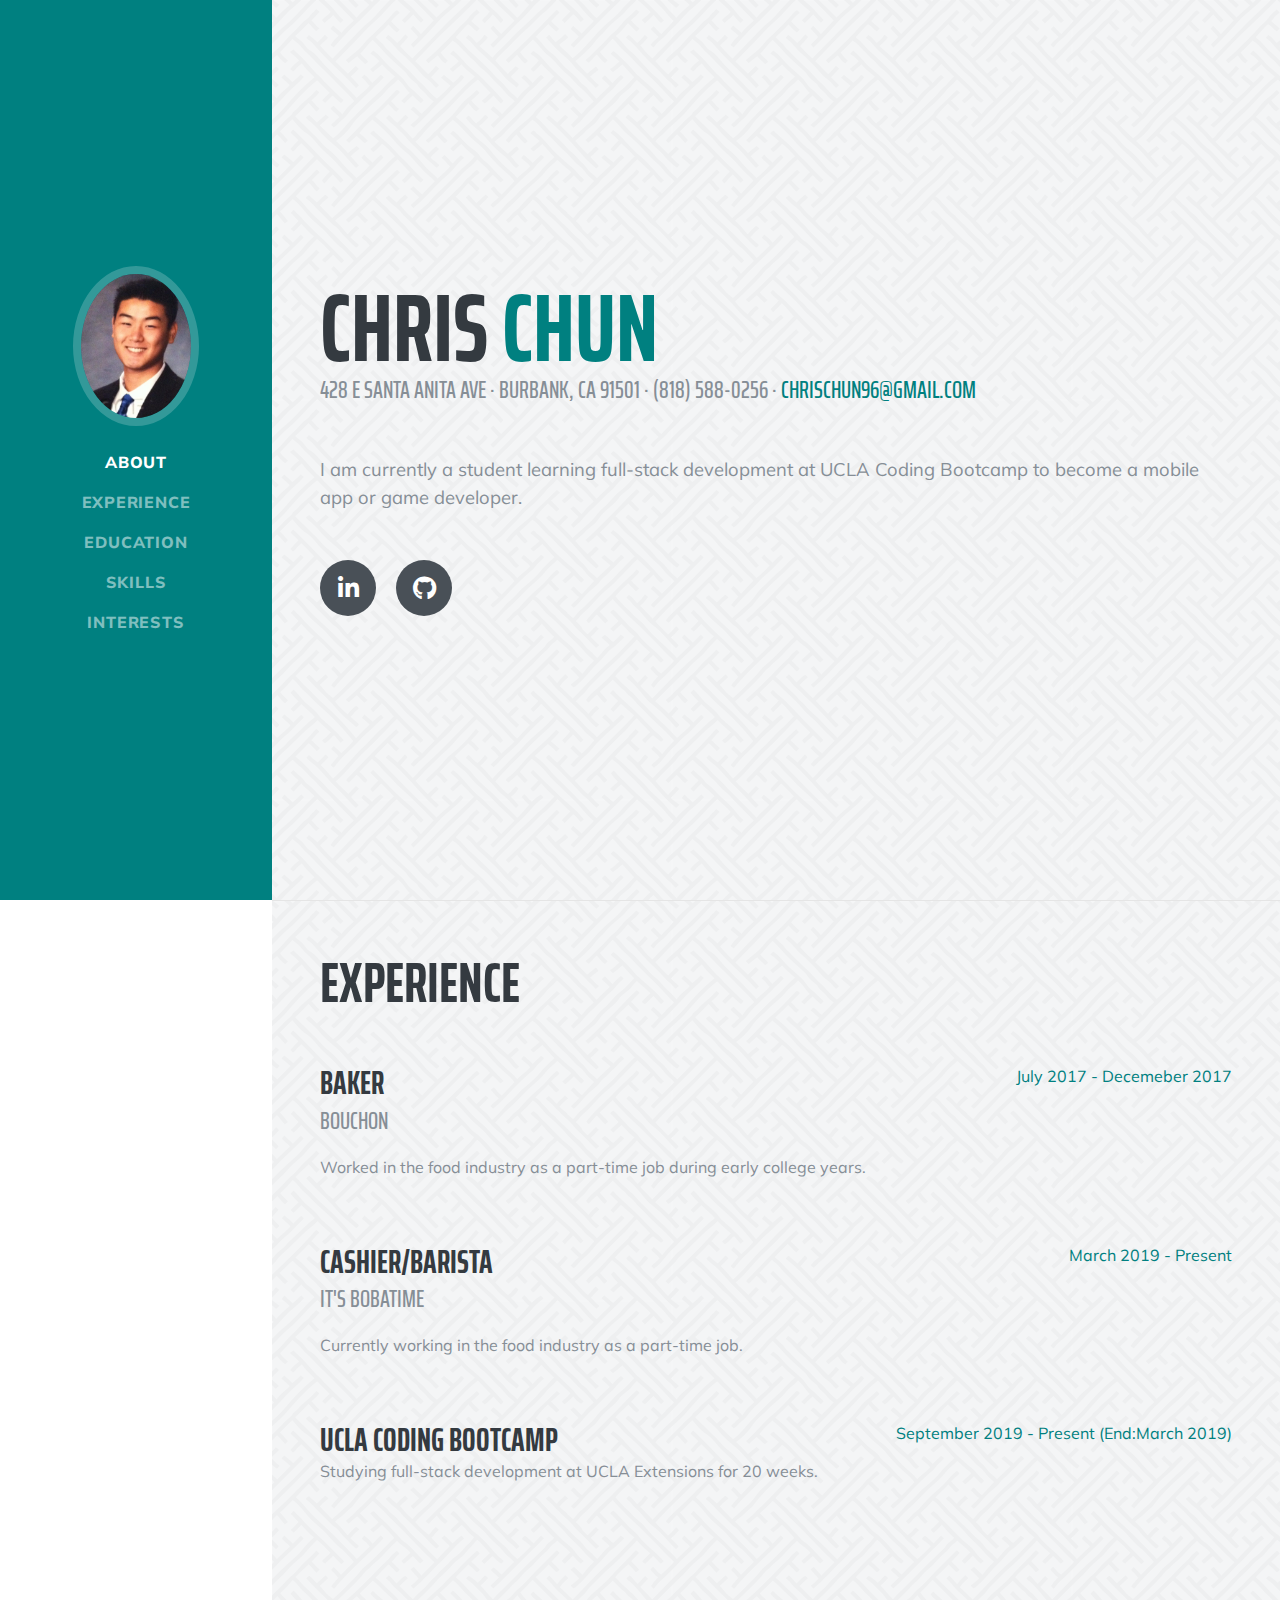
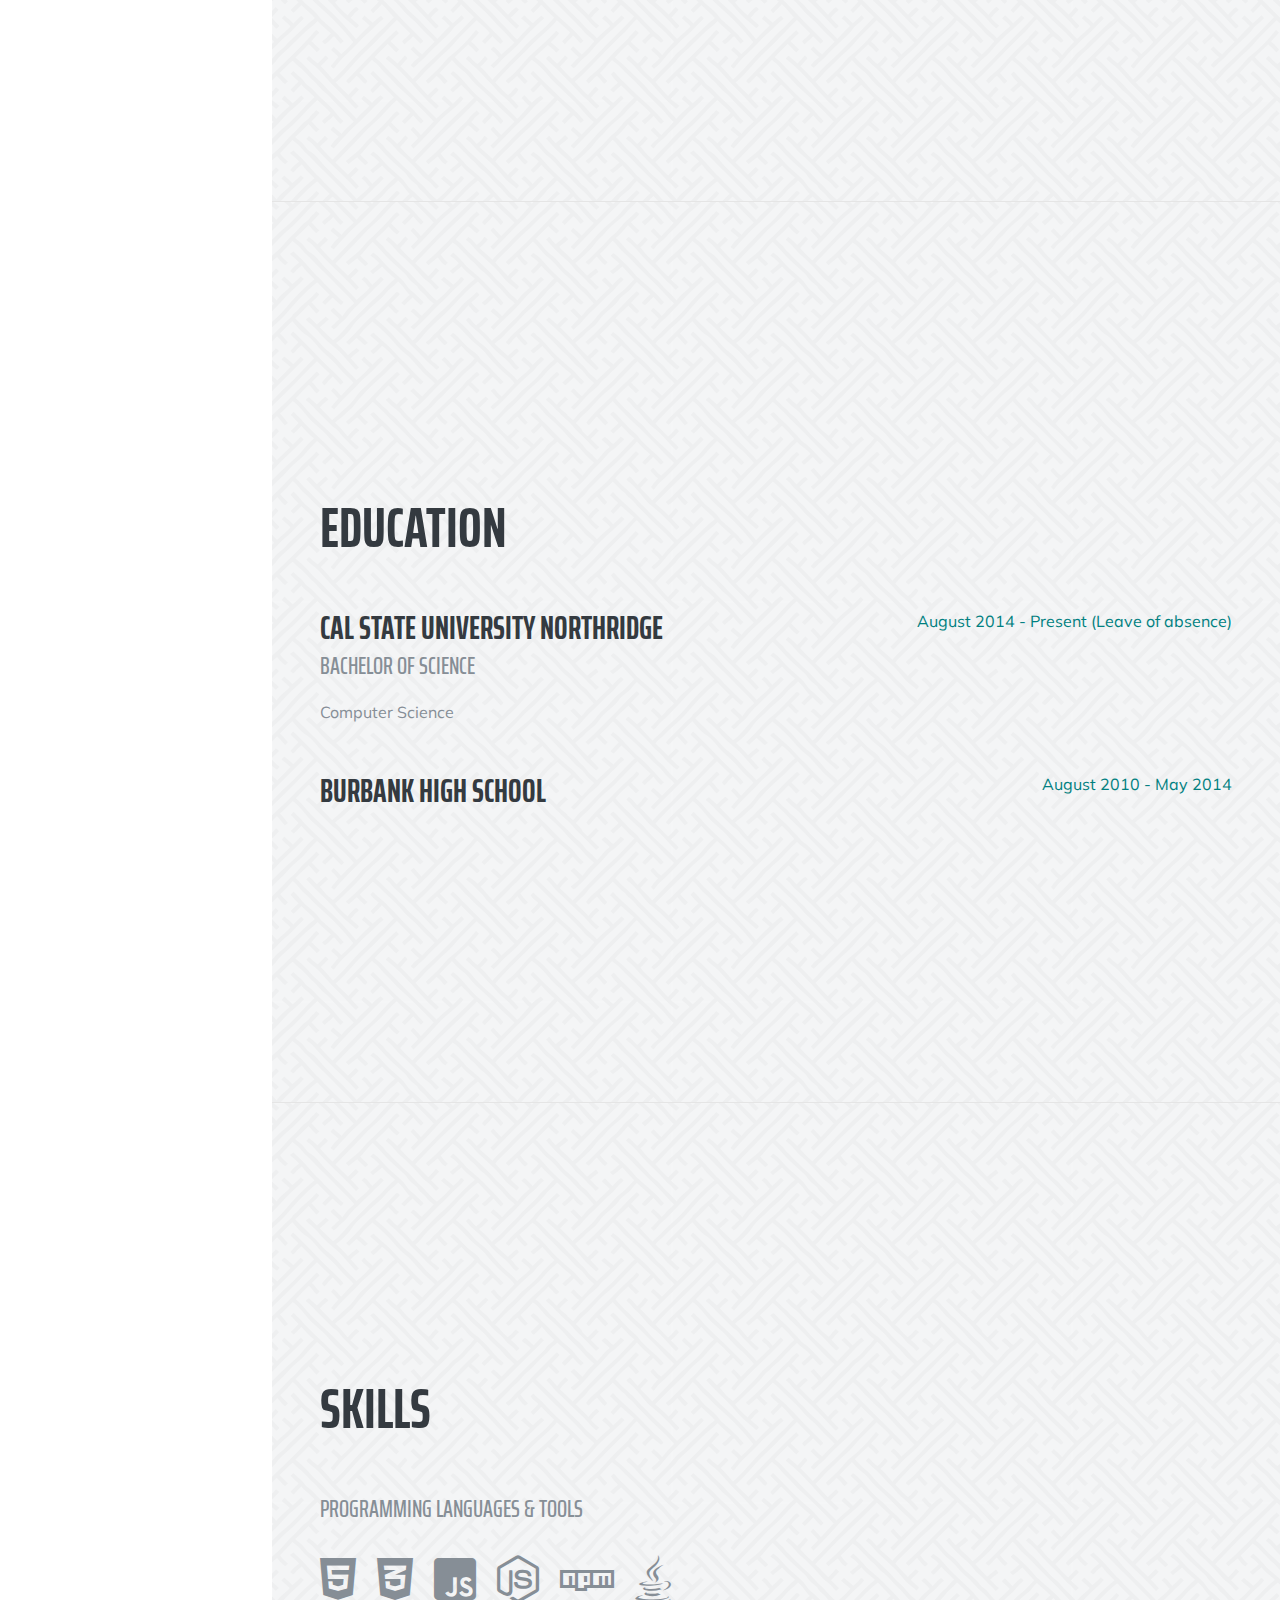
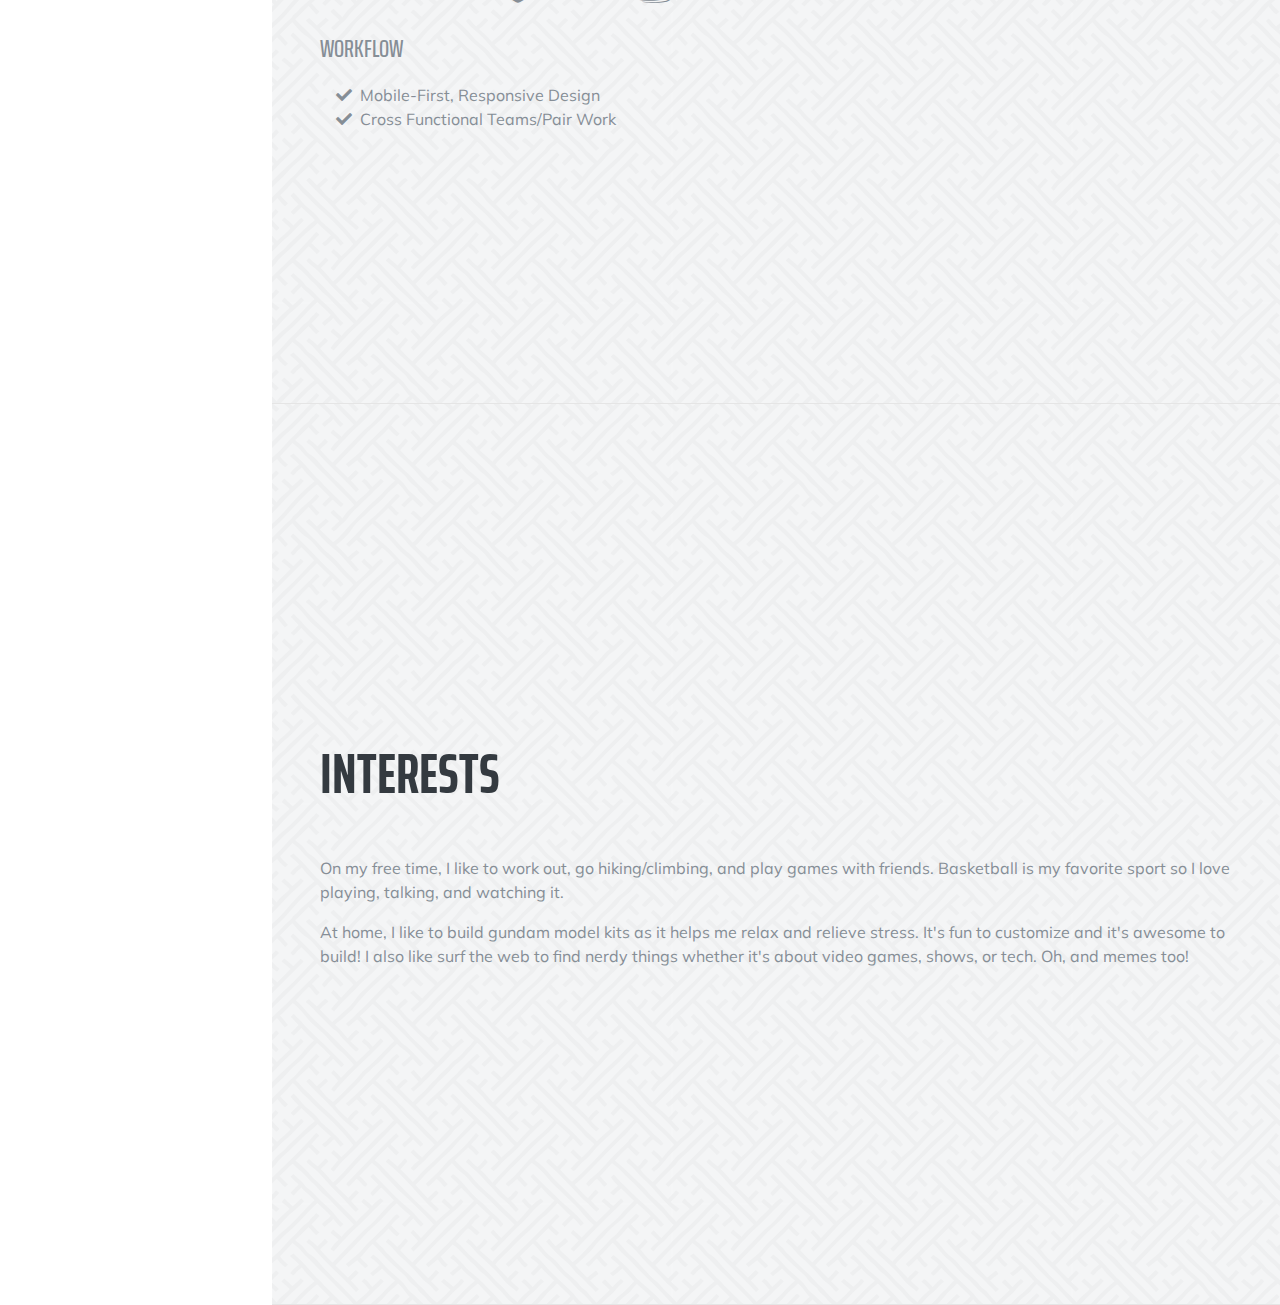
<file: index.html>
<!DOCTYPE html>
<html lang="en">

<head>

  <meta charset="utf-8">
  <meta name="viewport" content="width=device-width, initial-scale=1, shrink-to-fit=no">
  <meta name="description" content="">
  <meta name="author" content="">

  <title>Resume - Chris Chun</title>

  <!-- Bootstrap core CSS -->
  <link href="vendor/bootstrap/css/bootstrap.min.css" rel="stylesheet">

  <!-- Custom fonts for this template -->
  <link href="https://fonts.googleapis.com/css?family=Saira+Extra+Condensed:500,700" rel="stylesheet">
  <link href="https://fonts.googleapis.com/css?family=Muli:400,400i,800,800i" rel="stylesheet">
  <link href="vendor/fontawesome-free/css/all.min.css" rel="stylesheet">

  <!-- Custom styles for this template -->
  <link href="css/resume.css" rel="stylesheet">

</head>

<body id="page-top">

  <nav class="navbar navbar-expand-lg navbar-dark bg-primary fixed-top" id="sideNav">
    <a class="navbar-brand js-scroll-trigger" href="#page-top">
      <span class="d-block d-lg-none">Chris Chun</span>
      <span class="d-none d-lg-block">
        <img class="img-fluid img-profile rounded-circle mx-auto mb-2" src="img/chrischunprofile.jpg" alt="">
      </span>
    </a>
    <button class="navbar-toggler" type="button" data-toggle="collapse" data-target="#navbarSupportedContent" aria-controls="navbarSupportedContent" aria-expanded="false" aria-label="Toggle navigation">
      <span class="navbar-toggler-icon"></span>
    </button>
    <div class="collapse navbar-collapse" id="navbarSupportedContent">
      <ul class="navbar-nav">
        <li class="nav-item">
          <a class="nav-link js-scroll-trigger" href="#about">About</a>
        </li>
        <li class="nav-item">
          <a class="nav-link js-scroll-trigger" href="#experience">Experience</a>
        </li>
        <li class="nav-item">
          <a class="nav-link js-scroll-trigger" href="#education">Education</a>
        </li>
        <li class="nav-item">
          <a class="nav-link js-scroll-trigger" href="#skills">Skills</a>
        </li>
        <li class="nav-item">
          <a class="nav-link js-scroll-trigger" href="#interests">Interests</a>
        </li>
      </ul>
    </div>
  </nav>

  <div class="container-fluid p-0">

    <section class="resume-section p-3 p-lg-5 d-flex align-items-center" id="about">
      <div class="w-100">
        <h1 class="mb-0">Chris
          <span class="text-primary">Chun</span>
        </h1>
        <div class="subheading mb-5">428 E Santa Anita Ave · Burbank, CA 91501 · (818) 588-0256 ·
          <a href="chrischun96@gmail.com">chrischun96@gmail.com</a>
        </div>
        <p class="lead mb-5">I am currently a student learning full-stack development at UCLA Coding Bootcamp to become a mobile app or game developer.</p>
        <div class="social-icons">
          <a href="https://www.linkedin.com/in/christopher-chun-262736180/">
            <i class="fab fa-linkedin-in"></i>
          </a>
          <a href="https://github.com/MistaChun">
            <i class="fab fa-github"></i>
          </a>
        </div>
      </div>
    </section>

    <hr class="m-0">

    <section class="resume-section p-3 p-lg-5 d-flex justify-content-center" id="experience">
      <div class="w-100">
        <h2 class="mb-5">Experience</h2>

        <div class="resume-item d-flex flex-column flex-md-row justify-content-between mb-5">
          <div class="resume-content">
            <h3 class="mb-0">Baker</h3>
            <div class="subheading mb-3">Bouchon</div>
            <p>Worked in the food industry as a part-time job during early college years.</p>
          </div>
          <div class="resume-date text-md-right">
            <span class="text-primary">July 2017 - Decemeber 2017</span>
          </div>
        </div>

        <div class="resume-item d-flex flex-column flex-md-row justify-content-between mb-5">
          <div class="resume-content">
            <h3 class="mb-0">Cashier/Barista</h3>
            <div class="subheading mb-3">It's BobaTime</div>
            <p>Currently working in the food industry as a part-time job.</p>
          </div>
          <div class="resume-date text-md-right">
            <span class="text-primary">March 2019 - Present</span>
          </div>
        </div>

        <div class="resume-item d-flex flex-column flex-md-row justify-content-between mb-5">
          <div class="resume-content">
            <h3 class="mb-0">UCLA Coding Bootcamp</h3>
            <p>Studying full-stack development at UCLA Extensions for 20 weeks.</p>
          </div>
          <div class="resume-date text-md-right">
            <span class="text-primary">September 2019 - Present (End:March 2019)</span>
          </div>
        </div>
      </div>

    </section>

    <hr class="m-0">

    <section class="resume-section p-3 p-lg-5 d-flex align-items-center" id="education">
      <div class="w-100">
        <h2 class="mb-5">Education</h2>

        <div class="resume-item d-flex flex-column flex-md-row justify-content-between mb-5">
          <div class="resume-content">
            <h3 class="mb-0">Cal State University Northridge</h3>
            <div class="subheading mb-3">Bachelor of Science</div>
            <div>Computer Science</div>
          </div>
          <div class="resume-date text-md-right">
            <span class="text-primary">August 2014 - Present (Leave of absence)</span>
          </div>
        </div>

        <div class="resume-item d-flex flex-column flex-md-row justify-content-between">
          <div class="resume-content">
            <h3 class="mb-0">Burbank High School</h3>
          </div>
          <div class="resume-date text-md-right">
            <span class="text-primary">August 2010 - May 2014</span>
          </div>
        </div>

      </div>
    </section>

    <hr class="m-0">

    <section class="resume-section p-3 p-lg-5 d-flex align-items-center" id="skills">
      <div class="w-100">
        <h2 class="mb-5">Skills</h2>

        <div class="subheading mb-3">Programming Languages &amp; Tools</div>
        <ul class="list-inline dev-icons">
          <li class="list-inline-item">
            <i class="fab fa-html5"></i>
          </li>
          <li class="list-inline-item">
            <i class="fab fa-css3-alt"></i>
          </li>
          <li class="list-inline-item">
            <i class="fab fa-js-square"></i>
          </li>
          <li class="list-inline-item">
            <i class="fab fa-node-js"></i>
          </li>
          <li class="list-inline-item">
            <i class="fab fa-npm"></i>
          </li>
          <li class="list-inline-item">
            <i class="fab fa-java"></i>
          </li>
        </ul>

        <div class="subheading mb-3">Workflow</div>
        <ul class="fa-ul mb-0">
          <li>
            <i class="fa-li fa fa-check">
            </i>
            Mobile-First, Responsive Design
          </li>
          <li>
            <i class="fa-li fa fa-check">
            </i>
            Cross Functional Teams/Pair Work
          </li>
        </ul>
      </div>
    </section>

    <hr class="m-0">

    <section class="resume-section p-3 p-lg-5 d-flex align-items-center" id="interests">
      <div class="w-100">
        <h2 class="mb-5">Interests</h2>
        <p>On my free time, I like to work out, go hiking/climbing, and play games with friends. Basketball is my favorite sport so I love playing, talking, and watching it.</p>
        <p class="mb-0">At home, I like to build gundam model kits as it helps me relax and relieve stress. It's fun to customize and  it's awesome to build! I also like surf the web to find nerdy things whether it's about video games, shows, or tech. Oh, and memes too!</p>
      </div>
    </section>

    <hr class="m-0">
  </div>

  <!-- Bootstrap core JavaScript -->
  <script src="vendor/jquery/jquery.min.js"></script>
  <script src="vendor/bootstrap/js/bootstrap.bundle.min.js"></script>

  <!-- Plugin JavaScript -->
  <script src="vendor/jquery-easing/jquery.easing.min.js"></script>

  <!-- Custom scripts for this template -->
  <script src="js/resume.min.js"></script>

</body>

</html>
</file>
<file: css/resume.css>
/*!
 * Start Bootstrap - Resume v5.0.8 (https://startbootstrap.com/template-overviews/resume)
 * Copyright 2013-2019 Start Bootstrap
 * Licensed under MIT (https://github.com/BlackrockDigital/startbootstrap-resume/blob/master/LICENSE)
 */

body {
  font-family: 'Muli', -apple-system, BlinkMacSystemFont, 'Segoe UI', Roboto, 'Helvetica Neue', Arial, sans-serif, 'Apple Color Emoji', 'Segoe UI Emoji', 'Segoe UI Symbol', 'Noto Color Emoji';
  padding-top: 54px;
  color: #868e96;
}

@media (min-width: 992px) {
  body {
    padding-top: 0;
    padding-left: 17rem;
  }
}

h1,
h2,
h3,
h4,
h5,
h6 {
  font-family: 'Saira Extra Condensed', -apple-system, BlinkMacSystemFont, 'Segoe UI', Roboto, 'Helvetica Neue', Arial, sans-serif, 'Apple Color Emoji', 'Segoe UI Emoji', 'Segoe UI Symbol', 'Noto Color Emoji';
  font-weight: 700;
  text-transform: uppercase;
  color: #343a40;
}

h1 {
  font-size: 6rem;
  line-height: 5.5rem;
}

h2 {
  font-size: 3.5rem;
}

h3 {
  font-size: 2rem;
}

p.lead {
  font-size: 1.15rem;
  font-weight: 400;
}

.subheading {
  text-transform: uppercase;
  font-weight: 500;
  font-family: 'Saira Extra Condensed', -apple-system, BlinkMacSystemFont, 'Segoe UI', Roboto, 'Helvetica Neue', Arial, sans-serif, 'Apple Color Emoji', 'Segoe UI Emoji', 'Segoe UI Symbol', 'Noto Color Emoji';
  font-size: 1.5rem;
}

.social-icons a {
  display: inline-block;
  height: 3.5rem;
  width: 3.5rem;
  background-color: #495057;
  color: #fff !important;
  border-radius: 100%;
  text-align: center;
  font-size: 1.5rem;
  line-height: 3.5rem;
  margin-right: 1rem;
}

.social-icons a:last-child {
  margin-right: 0;
}

.social-icons a:hover {
  background-color: teal;
}

.dev-icons {
  font-size: 3rem;
}

.dev-icons .list-inline-item i:hover {
  color: teal;
}

#sideNav .navbar-nav .nav-item .nav-link {
  font-weight: 800;
  letter-spacing: 0.05rem;
  text-transform: uppercase;
}

#sideNav .navbar-toggler:focus {
  outline-color: #d48a6e;
}

@media (min-width: 992px) {
  #sideNav {
    text-align: center;
    position: fixed;
    top: 0;
    left: 0;
    display: flex;
    flex-direction: column;
    width: 17rem;
    height: 100vh;
  }
  #sideNav .navbar-brand {
    display: flex;
    margin: auto auto 0;
    padding: 0.5rem;
  }
  #sideNav .navbar-brand .img-profile {
    max-width: 10rem;
    max-height: 10rem;
    border: 0.5rem solid rgba(255, 255, 255, 0.2);
  }
  #sideNav .navbar-collapse {
    display: flex;
    align-items: flex-start;
    flex-grow: 0;
    width: 100%;
    margin-bottom: auto;
  }
  #sideNav .navbar-collapse .navbar-nav {
    flex-direction: column;
    width: 100%;
  }
  #sideNav .navbar-collapse .navbar-nav .nav-item {
    display: block;
  }
  #sideNav .navbar-collapse .navbar-nav .nav-item .nav-link {
    display: block;
  }
}

section.resume-section {
  padding-top: 5rem !important;
  padding-bottom: 5rem !important;
  max-width: 75rem;
}

section.resume-section .resume-item .resume-date {
  min-width: none;
}

@media (min-width: 768px) {
  section.resume-section {
    min-height: 100vh;
  }
  section.resume-section .resume-item .resume-date {
    min-width: 18rem;
  }
}

@media (min-width: 992px) {
  section.resume-section {
    padding-top: 3rem !important;
    padding-bottom: 3rem !important;
  }
}

.bg-primary {
  background-color: teal !important;
}

.text-primary {
  color: teal !important;
}

a {
  color: teal;
}

a:hover, a:focus, a:active {
  color: #824027;
}
section { 
  background: url("../img/interlaced/interlaced.png");
}
</file>
